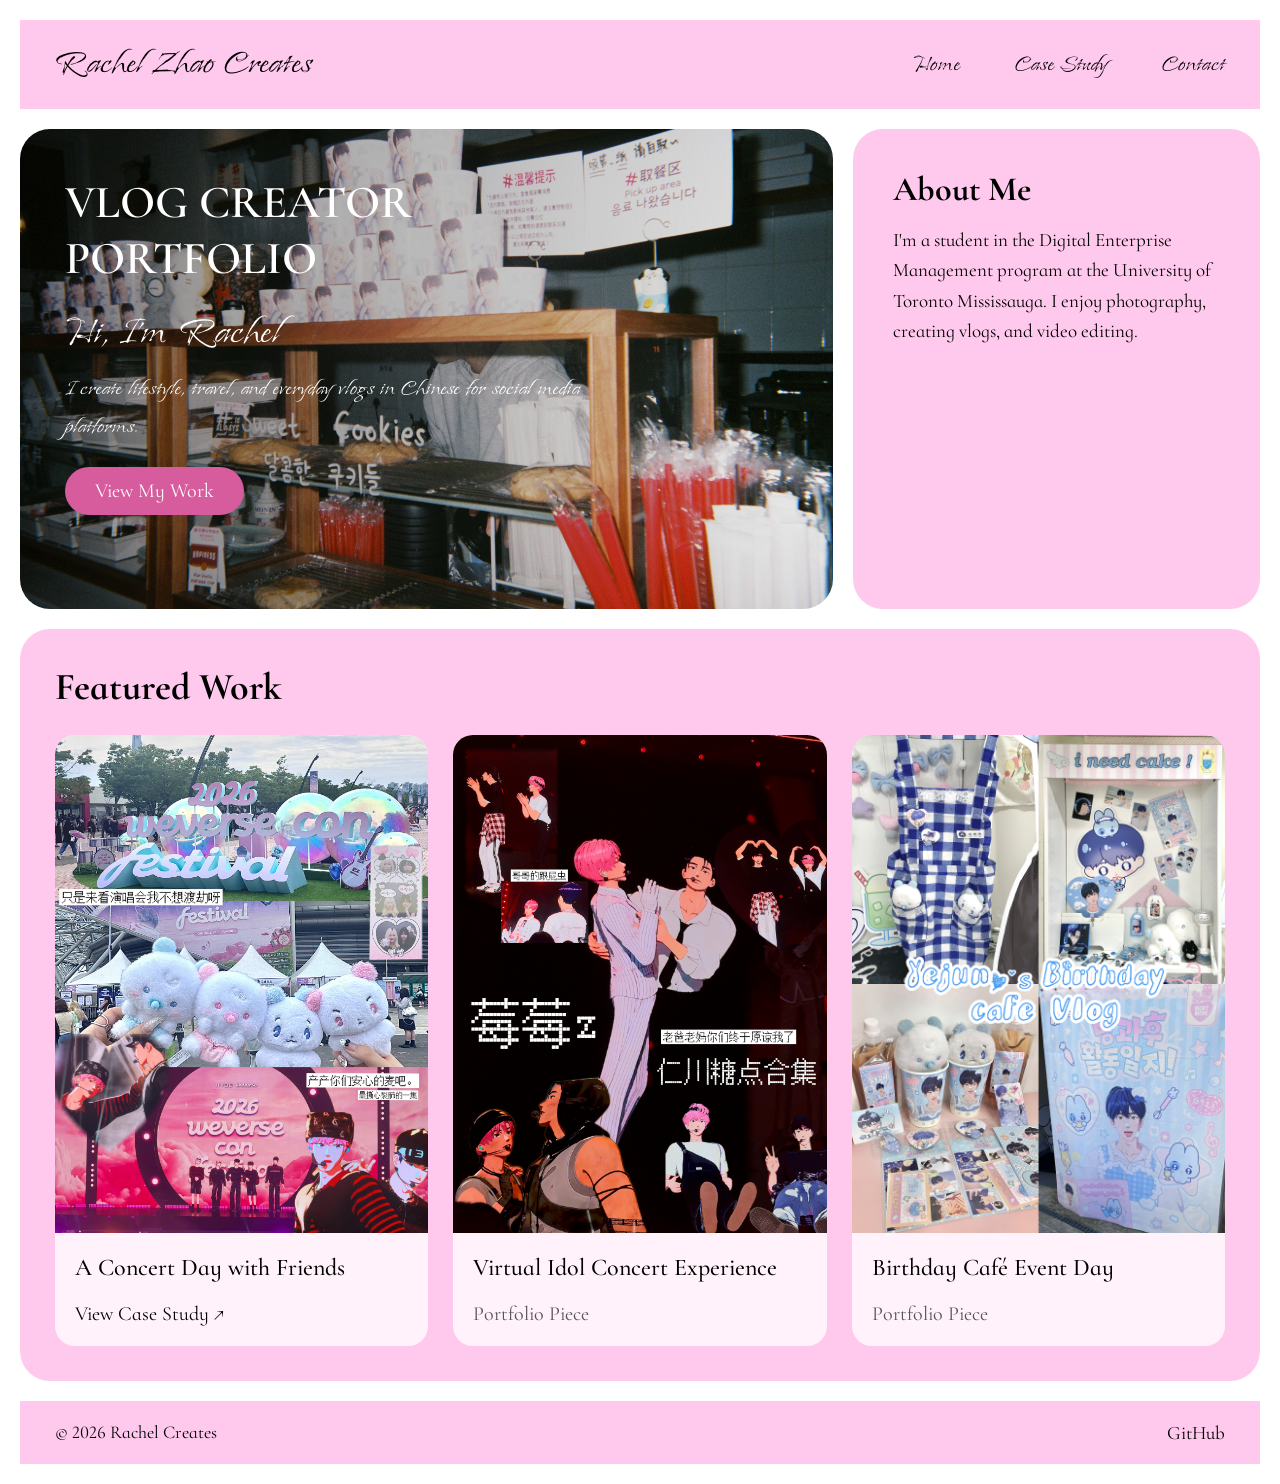
<file: index.html>
<!DOCTYPE html>
<html lang="en">

<head>
    <meta charset="UTF-8">
    <meta name="viewport" content="width=device-width, initial-scale=1.0">

    <title>Rachel Zhao Creates</title>

    <link rel="preconnect" href="https://fonts.googleapis.com">
    <link rel="preconnect" href="https://fonts.gstatic.com" crossorigin>

    <link href="https://fonts.googleapis.com/css2?family=Cormorant+Infant:wght@400;500;600;700&family=Island+Moments&display=swap"
          rel="stylesheet">

    <link rel="stylesheet" href="css/style.css">
</head>

<body>

    <header class="site-header">

        <h1 class="logo">Rachel Zhao Creates</h1>

        <nav class="top-nav">
            <a href="index.html">Home</a>
            <a href="detail.html">Case Study</a>
            <a href="#contact">Contact</a>
        </nav>

    </header>


    <main>

        <section class="hero-grid">

            <div class="hero-main">

                <h2>
                    VLOG CREATOR<br>
                    PORTFOLIO
                </h2>

                <h3>Hi, I'm Rachel</h3>

                <p>
                    I create lifestyle, travel, and everyday vlogs
                    in Chinese for social media platforms.
                </p>

                <a href="#featured-work" class="button">
                    View My Work
                </a>

            </div>


            <div class="about-me">

                <h2>About Me</h2>

                <p>
                    I'm a student in the Digital Enterprise Management
                    program at the University of Toronto Mississauga.
                    I enjoy photography, creating vlogs, and video editing.
                </p>

            </div>

        </section>


        <section class="featured-work" id="featured-work">

            <h2>Featured Work</h2>

            <div class="cards-gallery">

                <article class="card">

                    <img src="assets/concert.jpg"
                         alt="Concert vlog with friends">

                    <div class="card-content">

                        <h3>A Concert Day with Friends</h3>

                        <a href="detail.html" class="card-link">
                            View Case Study ↗
                        </a>

                    </div>

                </article>


                <article class="card">

                    <img src="assets/virtual-idol.jpg"
                         alt="Virtual idol concert vlog">

                    <div class="card-content">

                        <h3>Virtual Idol Concert Experience</h3>

                        <span class="card-label">
                            Portfolio Piece
                        </span>

                    </div>

                </article>


                <article class="card">

                    <img src="assets/birthday-cafe.jpg"
                         alt="Birthday cafe event vlog">

                    <div class="card-content">

                        <h3>Birthday Café Event Day</h3>

                        <span class="card-label">
                            Portfolio Piece
                        </span>

                    </div>

                </article>

            </div>

        </section>

    </main>


    <footer class="site-footer" id="contact">

        <p>&copy; 2026 Rachel Creates</p>

        <div class="social-links">
            <a href="https://github.com/zihann556"
               target="_blank"
               rel="noopener noreferrer">
                GitHub
            </a>
        </div>

    </footer>

</body>

</html>
</file>
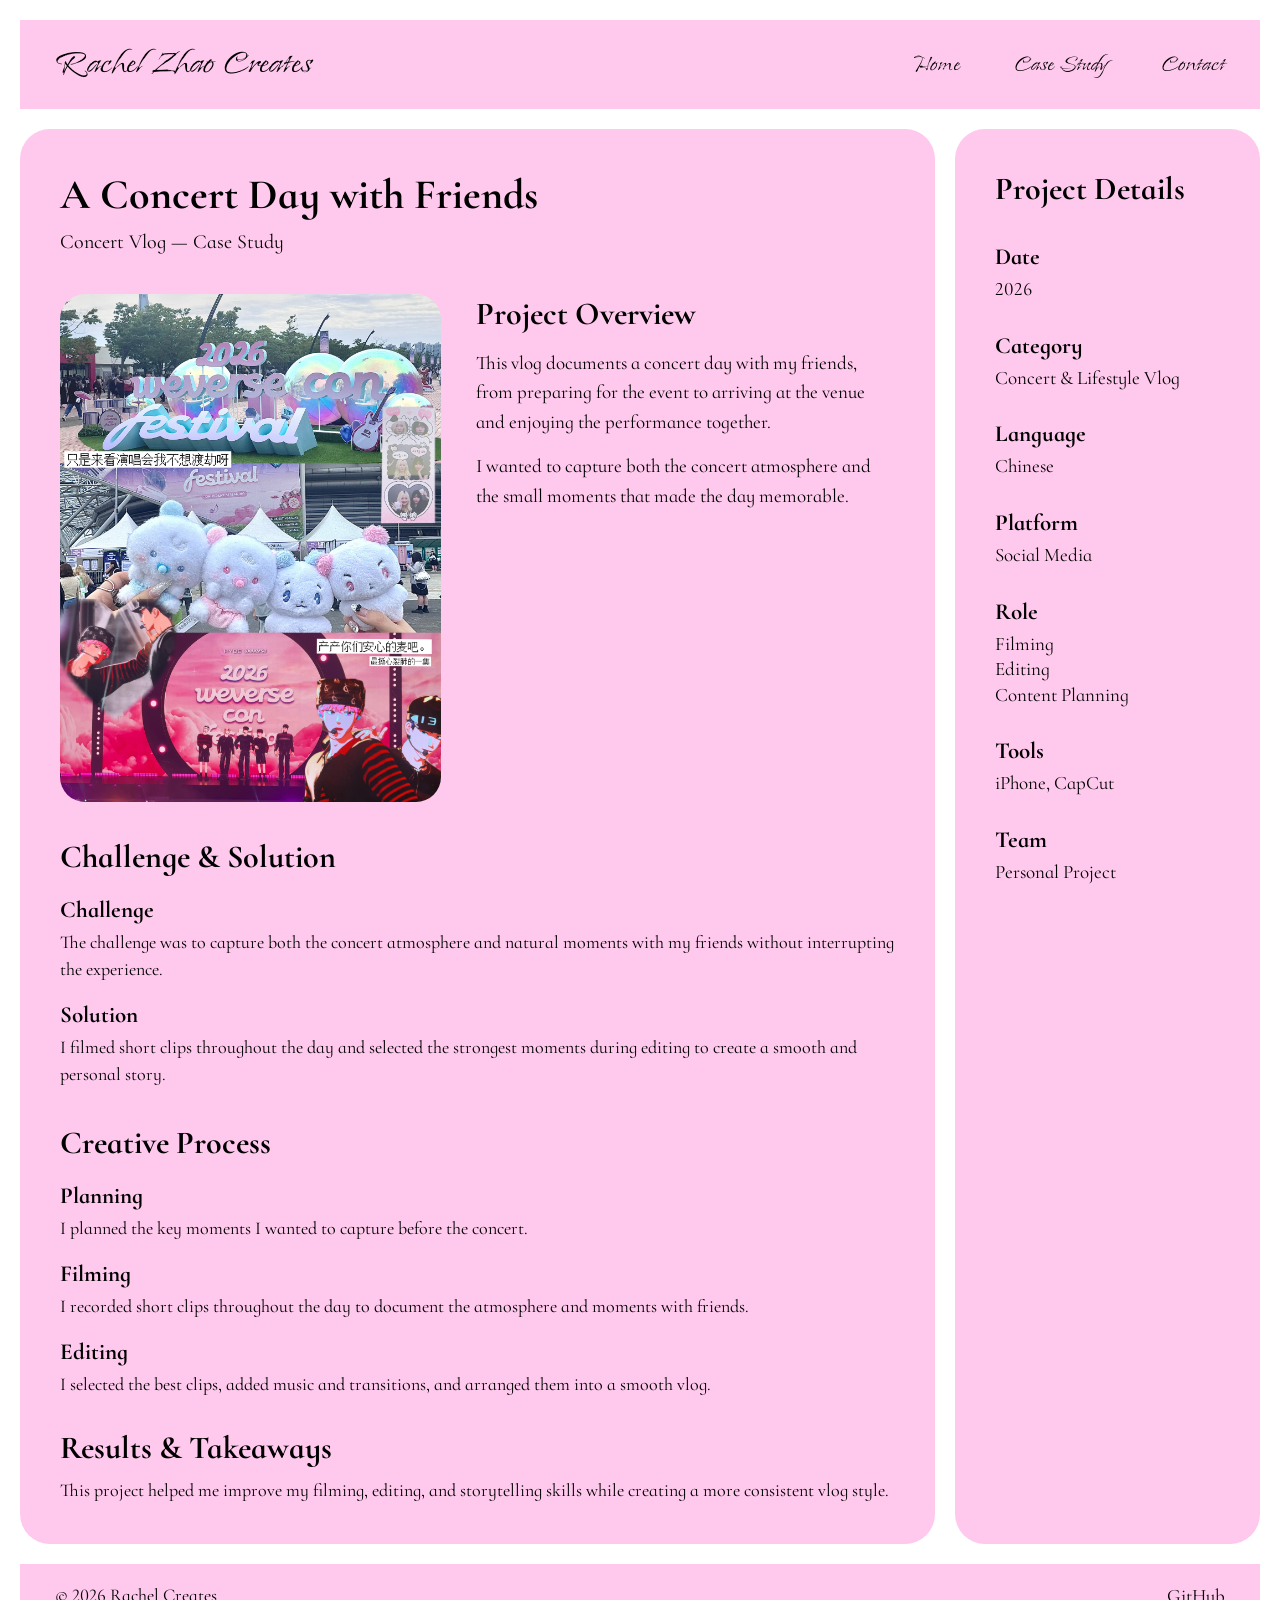
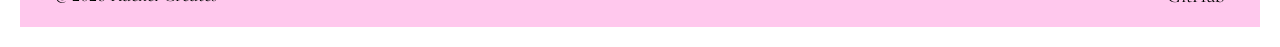
<file: detail.html>
<!DOCTYPE html>
<html lang="en">

<head>
    <meta charset="UTF-8">
    <meta name="viewport" content="width=device-width, initial-scale=1.0">

    <title>A Concert Day with Friends</title>

    <link rel="preconnect" href="https://fonts.googleapis.com">
    <link rel="preconnect" href="https://fonts.gstatic.com" crossorigin>

    <link href="https://fonts.googleapis.com/css2?family=Cormorant+Infant:wght@400;500;600;700&family=Island+Moments&display=swap"
          rel="stylesheet">

    <link rel="stylesheet" href="css/style.css">
</head>

<body>

    <header class="site-header">

        <h1 class="logo">Rachel Zhao Creates</h1>

        <nav class="top-nav">
            <a href="index.html">Home</a>
            <a href="detail.html">Case Study</a>
            <a href="#contact">Contact</a>
        </nav>

    </header>


    <main class="detail-page">

        <section class="content-grid">

            <div class="detail-left">

                <section class="detail-hero">

                    <h1>A Concert Day with Friends</h1>

                    <p>Concert Vlog — Case Study</p>

                </section>


                <article class="detail-main">

                    <div class="overview">

                        <img src="assets/concert.jpg"
                             alt="Concert vlog cover">

                        <div class="overview-text">

                            <h2>Project Overview</h2>

                            <p>
                                This vlog documents a concert day with my friends,
                                from preparing for the event to arriving at the venue
                                and enjoying the performance together.
                            </p>

                            <p>
                                I wanted to capture both the concert atmosphere
                                and the small moments that made the day memorable.
                            </p>

                        </div>

                    </div>


                    <section class="challenge-solution">

                        <h2>Challenge & Solution</h2>

                        <h3>Challenge</h3>

                        <p>
                            The challenge was to capture both the concert atmosphere
                            and natural moments with my friends without interrupting
                            the experience.
                        </p>

                        <h3>Solution</h3>

                        <p>
                            I filmed short clips throughout the day and selected
                            the strongest moments during editing to create a smooth
                            and personal story.
                        </p>

                    </section>


                    <section class="creative-process">

                        <h2>Creative Process</h2>

                        <h3>Planning</h3>

                        <p>
                            I planned the key moments I wanted to capture
                            before the concert.
                        </p>

                        <h3>Filming</h3>

                        <p>
                            I recorded short clips throughout the day
                            to document the atmosphere and moments with friends.
                        </p>

                        <h3>Editing</h3>

                        <p>
                            I selected the best clips, added music and transitions,
                            and arranged them into a smooth vlog.
                        </p>

                    </section>


                    <section class="results">

                        <h2>Results & Takeaways</h2>

                        <p>
                            This project helped me improve my filming,
                            editing, and storytelling skills while creating
                            a more consistent vlog style.
                        </p>

                    </section>

                </article>

            </div>


            <aside class="project-details">

                <h2>Project Details</h2>

                <div class="detail-item">

                    <h3>Date</h3>

                    <p>2026</p>

                </div>


                <div class="detail-item">

                    <h3>Category</h3>

                    <p>Concert & Lifestyle Vlog</p>

                </div>


                <div class="detail-item">

                    <h3>Language</h3>

                    <p>Chinese</p>

                </div>


                <div class="detail-item">

                    <h3>Platform</h3>

                    <p>Social Media</p>

                </div>


                <div class="detail-item">

                    <h3>Role</h3>

                    <p>
                        Filming<br>
                        Editing<br>
                        Content Planning
                    </p>

                </div>


                <div class="detail-item">

                    <h3>Tools</h3>

                    <p>iPhone, CapCut</p>

                </div>


                <div class="detail-item">

                    <h3>Team</h3>

                    <p>Personal Project</p>

                </div>

            </aside>

        </section>

    </main>


    <footer class="site-footer" id="contact">

        <p>&copy; 2026 Rachel Creates</p>

        <div class="social-links">
            <a href="https://github.com/zihann556"
               target="_blank"
               rel="noopener noreferrer">
                GitHub
            </a>
        </div>

    </footer>

</body>

</html>
</file>
<file: css/style.css>
* {
    margin: 0;
    padding: 0;
    box-sizing: border-box;
}

html {
    scroll-behavior: smooth;
}

body {
    padding: 20px;
    background-color: #ffffff;
    color: #000000;
    font-family: "Cormorant Infant", serif;
}

img {
    max-width: 100%;
    height: auto;
    display: block;
}

main,
.site-header,
.site-footer {
    max-width: 1400px;
    margin-left: auto;
    margin-right: auto;
}

.site-header {
    display: flex;
    justify-content: space-between;
    align-items: center;
    background-color: #FFC8ED;
    padding: 20px 35px;
    margin-bottom: 20px;
}

.logo {
    font-family: "Island Moments", cursive;
    font-size: 42px;
    font-weight: normal;
}

.top-nav {
    display: flex;
    align-items: center;
    gap: 55px;
}

.top-nav a {
    color: #000000;
    text-decoration: none;
    font-family: "Island Moments", cursive;
    font-size: 28px;
}

.top-nav a:hover {
    opacity: 0.6;
}

.hero-grid {
    display: grid;
    grid-template-columns: 2fr 1fr;
    gap: 20px;
    margin-bottom: 20px;
}

.hero-main {
    min-height: 480px;
    padding: 45px;
    border-radius: 30px;
    color: white;
    background:
        linear-gradient(
            to right,
            rgba(0, 0, 0, 0.45),
            rgba(0, 0, 0, 0.05)
        ),
        url("../assets/hero.jpg");
    background-size: cover;
    background-position: center;
}

.hero-main h2 {
    font-size: 46px;
    font-weight: 600;
}

.hero-main h3 {
    margin-top: 20px;
    margin-bottom: 10px;
    font-family: "Island Moments", cursive;
    font-size: 48px;
    font-weight: normal;
}

.hero-main p {
    max-width: 520px;
    font-family: "Island Moments", cursive;
    font-size: 27px;
    line-height: 1.4;
}

.button {
    display: inline-block;
    margin-top: 20px;
    padding: 12px 30px;
    background-color: #d65c9e;
    color: white;
    text-decoration: none;
    border-radius: 30px;
    font-size: 20px;
}

.about-me {
    padding: 40px;
    background-color: #FFC8ED;
    border-radius: 30px;
}

.about-me h2 {
    font-size: 34px;
    margin-bottom: 15px;
}

.about-me p {
    font-size: 19px;
    line-height: 1.6;
}

.featured-work {
    padding: 35px;
    background-color: #FFC8ED;
    border-radius: 30px;
    margin-bottom: 20px;
}

.featured-work > h2 {
    margin-bottom: 25px;
    font-size: 38px;
}

.cards-gallery {
    display: grid;
    grid-template-columns: repeat(auto-fit, minmax(280px, 1fr));
    gap: 25px;
}

.card {
    display: flex;
    flex-direction: column;
    overflow: hidden;
    background-color: #fff2fa;
    border-radius: 20px;
}

.card img {
    width: 100%;
    aspect-ratio: 3 / 4;
    object-fit: cover;
}

.card-content {
    display: flex;
    flex-direction: column;
    flex-grow: 1;
    padding: 20px;
}

.card-content h3 {
    margin-bottom: 20px;
    font-size: 24px;
    font-weight: 500;
}

.card-link,
.card-label {
    margin-top: auto;
    color: black;
    font-size: 20px;
}

.card-link {
    text-decoration: none;
}

.card-label {
    opacity: 0.65;
}

.site-footer {
    display: flex;
    justify-content: space-between;
    align-items: center;
    padding: 20px 35px;
    background-color: #FFC8ED;
}

.site-footer p {
    font-size: 18px;
}

.social-links {
    display: flex;
    gap: 30px;
}

.social-links a {
    color: black;
    text-decoration: none;
    font-size: 19px;
}

.detail-page {
    margin-bottom: 20px;
}

.content-grid {
    display: grid;
    grid-template-columns: 3fr 1fr;
    gap: 20px;
    align-items: stretch;
}

.detail-left {
    background-color: #FFC8ED;
    border-radius: 30px;
    overflow: hidden;
}

.detail-hero {
    padding: 40px 40px 20px;
}

.detail-hero h1 {
    margin-bottom: 10px;
    font-size: 42px;
}

.detail-hero p {
    font-size: 20px;
}

.detail-main {
    padding: 20px 40px 40px;
}

.overview {
    display: grid;
    grid-template-columns: 1fr 1.1fr;
    gap: 35px;
    align-items: start;
}

.overview img {
    width: 100%;
    border-radius: 25px;
}

.overview-text h2 {
    margin-bottom: 15px;
    font-size: 32px;
}

.overview-text p {
    margin-bottom: 15px;
    font-size: 19px;
    line-height: 1.55;
}

.challenge-solution {
    margin-top: 35px;
}

.challenge-solution h2 {
    margin-bottom: 20px;
    font-size: 32px;
}

.challenge-solution h3 {
    margin-top: 18px;
    margin-bottom: 5px;
    font-size: 23px;
}

.challenge-solution p {
    margin-bottom: 15px;
    font-size: 18px;
    line-height: 1.5;
}

.creative-process {
    margin-top: 35px;
}

.creative-process h2 {
    margin-bottom: 20px;
    font-size: 32px;
}

.creative-process h3 {
    margin-top: 18px;
    margin-bottom: 5px;
    font-size: 23px;
}

.creative-process p {
    margin-bottom: 15px;
    font-size: 18px;
    line-height: 1.5;
}

.results {
    margin-top: 30px;
}

.results h2 {
    margin-bottom: 10px;
    font-size: 32px;
}

.results p {
    font-size: 18px;
    line-height: 1.5;
}

.project-details {
    padding: 40px;
    background-color: #FFC8ED;
    border-radius: 30px;
}

.project-details h2 {
    margin-bottom: 35px;
    font-size: 32px;
}

.detail-item {
    margin-bottom: 30px;
}

.detail-item h3 {
    margin-bottom: 5px;
    font-size: 23px;
}

.detail-item p {
    font-size: 19px;
    line-height: 1.35;
}

@media (max-width: 767px) {

    body {
        padding: 15px;
    }

    .site-header {
        flex-direction: column;
        gap: 15px;
        padding: 15px 20px;
    }

    .logo {
        font-size: 34px;
    }

    .top-nav {
        gap: 25px;
        flex-wrap: wrap;
        justify-content: center;
    }

    .top-nav a {
        font-size: 23px;
    }

    .hero-grid {
        grid-template-columns: 1fr;
    }

    .hero-main {
        min-height: 400px;
        padding: 25px;
    }

    .hero-main h2 {
        font-size: 34px;
    }

    .hero-main h3 {
        font-size: 42px;
    }

    .hero-main p {
        font-size: 24px;
    }

    .about-me {
        padding: 25px;
    }

    .featured-work {
        padding: 20px;
    }

    .cards-gallery {
        grid-template-columns: 1fr;
    }

    .site-footer {
        flex-direction: column;
        gap: 12px;
        padding: 18px;
        text-align: center;
    }

    .social-links {
        gap: 18px;
    }

    .content-grid {
        grid-template-columns: 1fr;
    }

    .detail-hero {
        padding: 25px 25px 15px;
    }

    .detail-hero h1 {
        font-size: 34px;
    }

    .detail-main {
        padding: 15px 25px 30px;
    }

    .overview {
        grid-template-columns: 1fr;
        gap: 20px;
    }

    .project-details {
        padding: 25px;
    }
}
</file>
